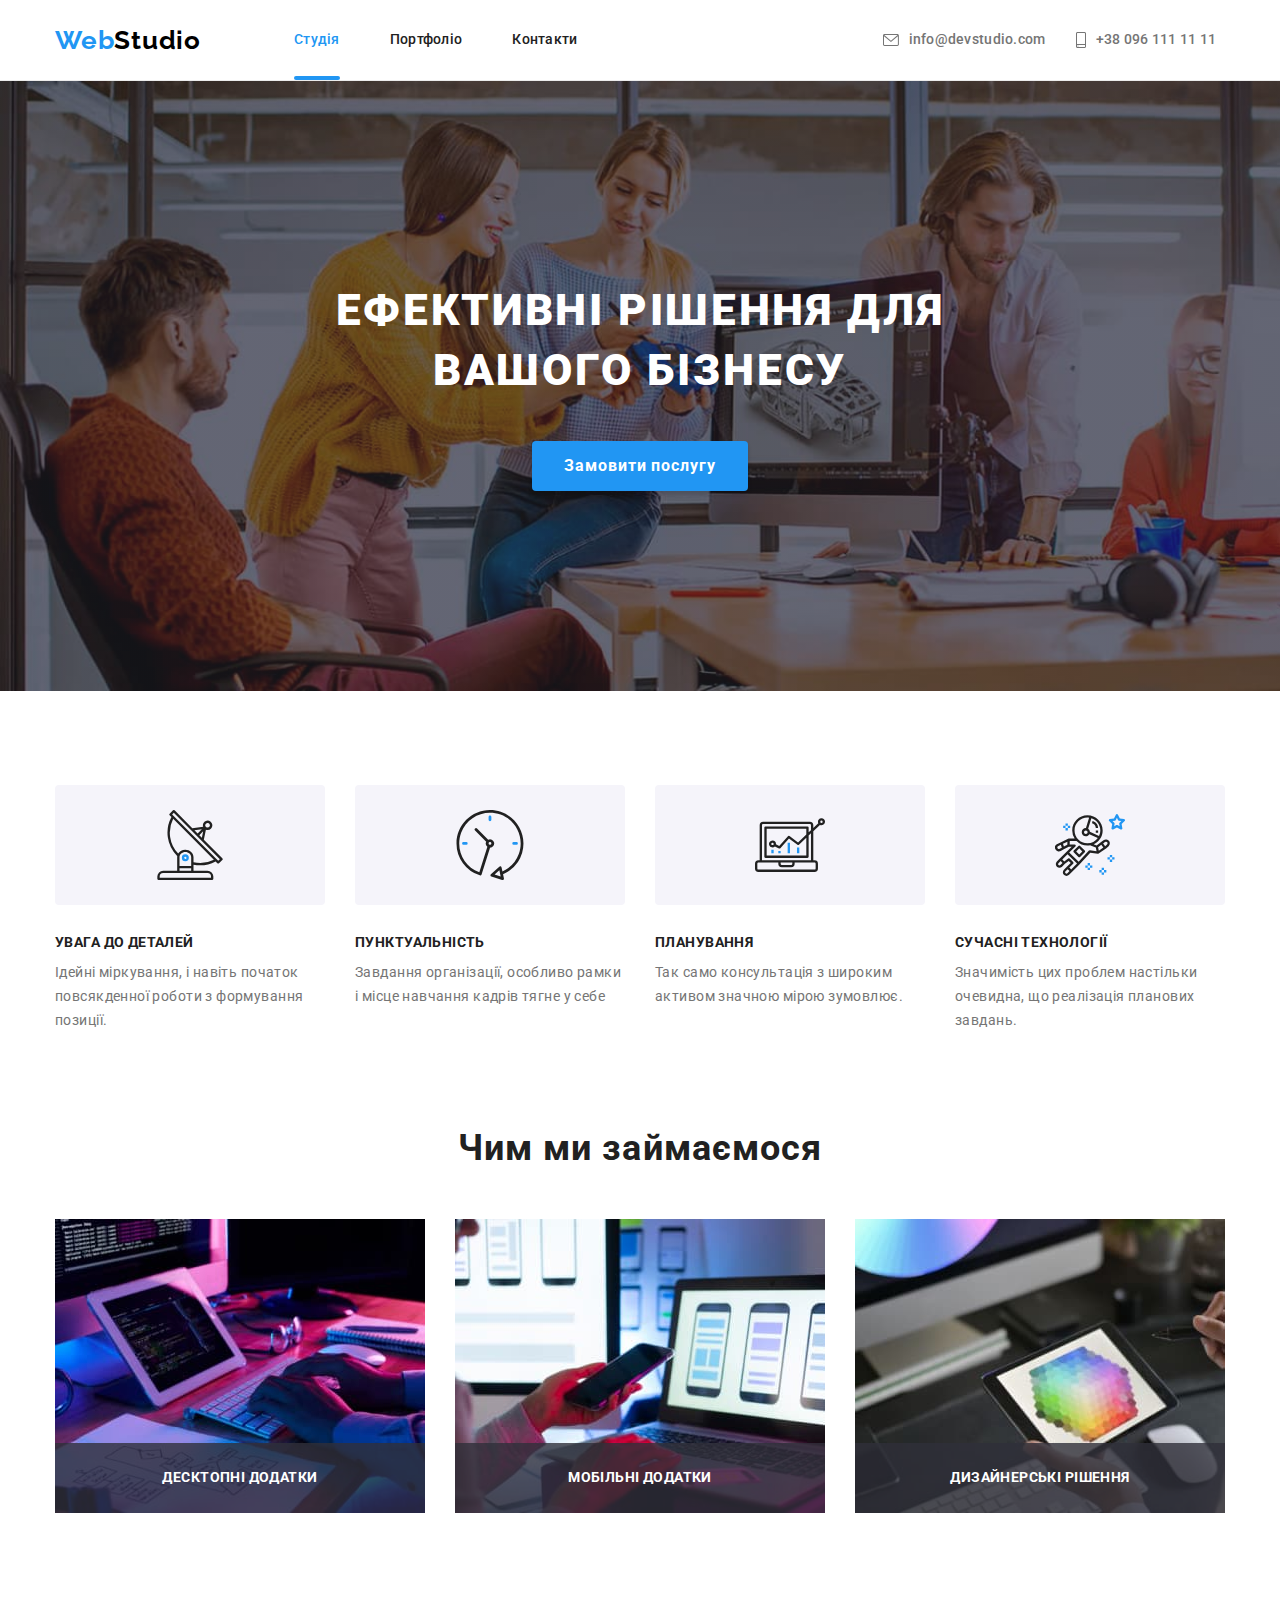
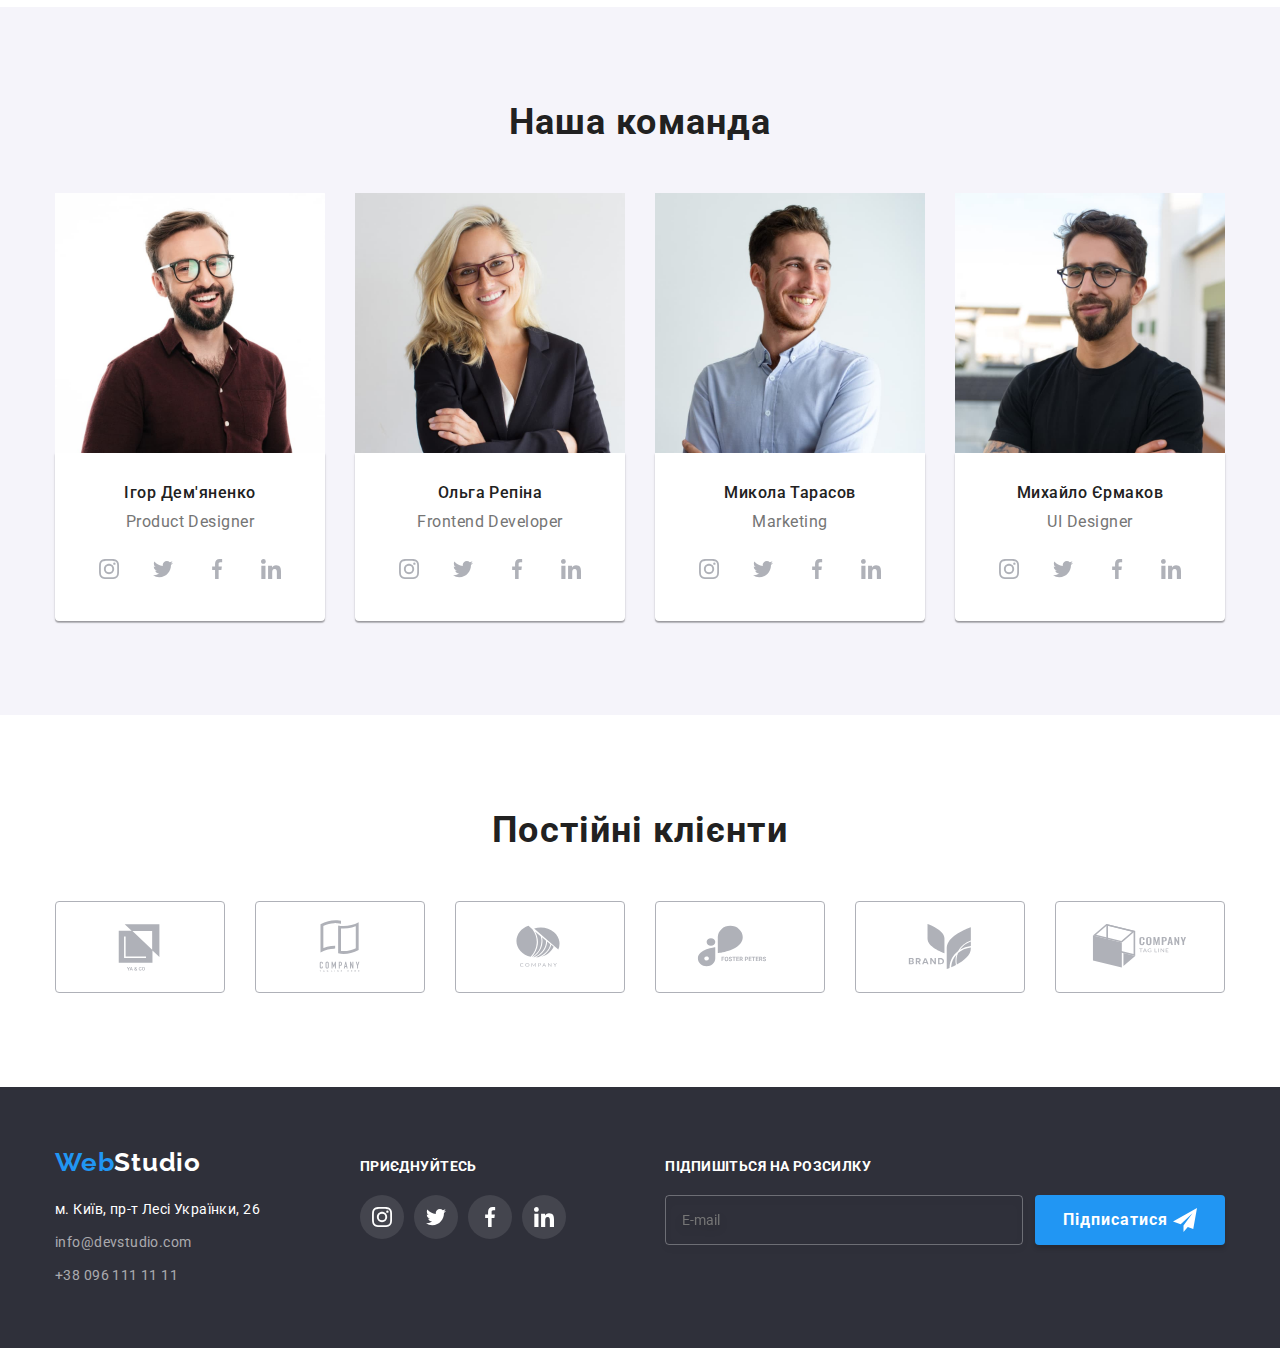
<file: index.html>
<!DOCTYPE html>
<html lang="uk">
    <head>
        <meta charset="UTF-8" />
        <meta http-equiv="X-UA-Compatible" content="IE=edge" />
        <meta name="viewport" content="width=device-width, initial-scale=1.0" />
        <title>Студія</title>
        <link rel="preconnect" href="https://fonts.googleapis.com" />
        <link rel="preconnect" href="https://fonts.gstatic.com" crossorigin />
        <link
            href="https://fonts.googleapis.com/css2?family=Raleway:wght@700&family=Roboto:wght@400;500;700;900&display=swap"
            rel="stylesheet"
        />
        <link
            rel="stylesheet"
            href="https://cdn.jsdelivr.net/npm/modern-normalize@1.1.0/modern-normalize.min.css"
        />
        <link rel="stylesheet" href="./css/styles.css" />
    </head>
    <body>
        <header class="header">
            <div class="container header-container">
                <a class="logo link" href="" lang="en"
                    >Web<span class="logo-accent">Studio</span></a
                >
                <nav class="navigation">
                    <ul class="menu list">
                        <li class="menu-item">
                            <a class="menu-link current link" href="./index.html">Студія</a>
                        </li>
                        <li class="menu-item">
                            <a class="menu-link link" href="./portfolio.html">Портфоліо</a>
                        </li>
                        <li class="menu-item">
                            <a class="menu-link link" href="#">Контакти</a>
                        </li>
                    </ul>
                </nav>
                <ul class="header-contact-list list">
                    <li class="header-contact-item">
                        <a class="header-contact link" href="mailto:info@devstudio.com">
                            <svg class="header-contact-icon" width="16" height="12">
                                <use href="./images/icons.svg#icon-envelope"></use>
                            </svg>
                            info@devstudio.com</a
                        >
                    </li>
                    <li class="header-contact-item">
                        <a class="header-contact link" href="tel:+380961111111"
                            ><svg class="header-contact-icon" width="10" height="16">
                                <use href="./images/icons.svg#icon-smartphone"></use>
                            </svg>
                            +38 096 111 11 11</a
                        >
                    </li>
                </ul>
            </div>
        </header>
        <main class="main">
            <section class="hero">
                <div class="container hero-container">
                    <h1 class="title">Ефективні рішення для вашого бізнесу</h1>
                    <button class="modal-btn" type="button" data-modal-open>
                        Замовити послугу
                    </button>
                </div>
            </section>

            <section class="pref">
                <div class="container">
                    <h2 class="visually-hidden">Переваги</h2>
                    <ul class="pref-list list">
                        <li class="pref-item">
                            <div class="pref-cont">
                                <svg class="pref-icon" width="70" height="70">
                                    <use href="./images/icons.svg#icon-antenna"></use>
                                </svg>
                            </div>
                            <h3 class="pref-subtitle">УВАГА ДО ДЕТАЛЕЙ</h3>
                            <p class="pref-text">
                                Ідейні міркування, і навіть початок повсякденної роботи з формування
                                позиції.
                            </p>
                        </li>
                        <li class="pref-item">
                            <div class="pref-cont">
                                <svg class="pref-icon" width="70" height="70">
                                    <use href="./images/icons.svg#icon-clock"></use>
                                </svg>
                            </div>
                            <h3 class="pref-subtitle">ПУНКТУАЛЬНІСТЬ</h3>
                            <p class="pref-text">
                                Завдання організації, особливо рамки і місце навчання кадрів тягне у
                                себе
                            </p>
                        </li>
                        <li class="pref-item">
                            <div class="pref-cont">
                                <svg class="pref-icon" width="70" height="70">
                                    <use href="./images/icons.svg#icon-diagram"></use>
                                </svg>
                            </div>
                            <h3 class="pref-subtitle">Планування</h3>
                            <p class="pref-text">
                                Так само консультація з широким активом значною мірою зумовлює.
                            </p>
                        </li>
                        <li class="pref-item">
                            <div class="pref-cont">
                                <svg class="pref-icon" width="70" height="70">
                                    <use href="./images/icons.svg#icon-astronaut"></use>
                                </svg>
                            </div>
                            <h3 class="pref-subtitle">СУЧАСНІ ТЕХНОЛОГІЇ</h3>
                            <p class="pref-text">
                                Значимість цих проблем настільки очевидна, що реалізація планових
                                завдань.
                            </p>
                        </li>
                    </ul>
                </div>
            </section>
            <section class="prof">
                <div class="container">
                    <h2 class="caption">Чим ми займаємося</h2>
                    <ul class="prof-list list">
                        <li class="prof-item">
                            <img
                                class="prof-img"
                                src="./images/img1.jpg"
                                alt="розробка сайту"
                                width="370"
                                height="294"
                            />
                            <p class="label">Десктопні додатки</p>
                        </li>
                        <li class="prof-item">
                            <img
                                class="prof-img"
                                src="./images/img2.jpg"
                                alt="робота над мобільною версією"
                                width="370"
                                height="294"
                            />
                            <p class="label">Мобільні додатки</p>
                        </li>
                        <li class="prof-item">
                            <img
                                class="prof-img"
                                src="./images/img3.jpg"
                                alt="робота зі стилями"
                                width="370"
                                height="294"
                            />
                            <p class="label">Дизайнерські рішення</p>
                        </li>
                    </ul>
                </div>
            </section>
            <section class="employees">
                <div class="container">
                    <h2 class="caption">Наша команда</h2>
                    <ul class="employees-list list">
                        <li class="employee-item">
                            <img
                                class="employee-img"
                                src="./images/employees/igor-demianenko.jpg"
                                alt="Ігор Дем'яненко"
                                width="270"
                            />
                            <div class="card-content-employee">
                                <h3 class="employee-subtitle">Ігор Дем'яненко</h3>
                                <p class="job-title" lang="en">Product Designer</p>
                                <ul class="social-list list">
                                    <li class="social-list-item">
                                        <a href="" class="social-list-link">
                                            <svg class="socail-list-icon" width="20" height="20">
                                                <use href="./images/icons.svg#icon-instagram"></use>
                                            </svg>
                                        </a>
                                    </li>
                                    <li class="social-list-item">
                                        <a href="" class="social-list-link">
                                            <svg class="socail-list-icon" width="20" height="20">
                                                <use href="./images/icons.svg#icon-twitter"></use>
                                            </svg>
                                        </a>
                                    </li>
                                    <li class="social-list-item">
                                        <a href="" class="social-list-link">
                                            <svg class="socail-list-icon" width="20" height="20">
                                                <use href="./images/icons.svg#icon-facebook"></use>
                                            </svg>
                                        </a>
                                    </li>
                                    <li class="social-list-item">
                                        <a href="" class="social-list-link">
                                            <svg class="socail-list-icon" width="20" height="20">
                                                <use href="./images/icons.svg#icon-linkedin"></use>
                                            </svg>
                                        </a>
                                    </li>
                                </ul>
                            </div>
                        </li>
                        <li class="employee-item">
                            <img
                                class="employee-img"
                                src="./images/employees/olga-repina.jpg"
                                alt="Ольга Репіна"
                                width="270"
                            />
                            <div class="card-content-employee">
                                <h3 class="employee-subtitle">Ольга Репіна</h3>
                                <p class="job-title" lang="en">Frontend Developer</p>
                                <ul class="social-list list">
                                    <li class="social-list-item">
                                        <a href="" class="social-list-link">
                                            <svg class="socail-list-icon" width="20" height="20">
                                                <use href="./images/icons.svg#icon-instagram"></use>
                                            </svg>
                                        </a>
                                    </li>
                                    <li class="social-list-item">
                                        <a href="" class="social-list-link">
                                            <svg class="socail-list-icon" width="20" height="20">
                                                <use href="./images/icons.svg#icon-twitter"></use>
                                            </svg>
                                        </a>
                                    </li>
                                    <li class="social-list-item">
                                        <a href="" class="social-list-link">
                                            <svg class="socail-list-icon" width="20" height="20">
                                                <use href="./images/icons.svg#icon-facebook"></use>
                                            </svg>
                                        </a>
                                    </li>
                                    <li class="social-list-item">
                                        <a href="" class="social-list-link">
                                            <svg class="socail-list-icon" width="20" height="20">
                                                <use href="./images/icons.svg#icon-linkedin"></use>
                                            </svg>
                                        </a>
                                    </li>
                                </ul>
                            </div>
                        </li>
                        <li class="employee-item">
                            <img
                                class="employee-img"
                                src="./images/employees/nikoay-tarasov.jpg"
                                alt="Микола Тарасов"
                                width="270"
                            />
                            <div class="card-content-employee">
                                <h3 class="employee-subtitle">Микола Тарасов</h3>
                                <p class="job-title" lang="en">Marketing</p>
                                <ul class="social-list list">
                                    <li class="social-list-item">
                                        <a href="" class="social-list-link">
                                            <svg class="socail-list-icon" width="20" height="20">
                                                <use href="./images/icons.svg#icon-instagram"></use>
                                            </svg>
                                        </a>
                                    </li>
                                    <li class="social-list-item">
                                        <a href="" class="social-list-link">
                                            <svg class="socail-list-icon" width="20" height="20">
                                                <use href="./images/icons.svg#icon-twitter"></use>
                                            </svg>
                                        </a>
                                    </li>
                                    <li class="social-list-item">
                                        <a href="" class="social-list-link">
                                            <svg class="socail-list-icon" width="20" height="20">
                                                <use href="./images/icons.svg#icon-facebook"></use>
                                            </svg>
                                        </a>
                                    </li>
                                    <li class="social-list-item">
                                        <a href="" class="social-list-link">
                                            <svg class="socail-list-icon" width="20" height="20">
                                                <use href="./images/icons.svg#icon-linkedin"></use>
                                            </svg>
                                        </a>
                                    </li>
                                </ul>
                            </div>
                        </li>
                        <li class="employee-item">
                            <img
                                class="employee-img"
                                src="./images/employees/mihail-ermakov.jpg"
                                alt="Михайло Єрмаков"
                                width="270"
                            />
                            <div class="card-content-employee">
                                <h3 class="employee-subtitle">Михайло Єрмаков</h3>
                                <p class="job-title" lang="en">UI Designer</p>
                                <ul class="social-list list">
                                    <li class="social-list-item">
                                        <a href="" class="social-list-link">
                                            <svg class="socail-list-icon" width="20" height="20">
                                                <use href="./images/icons.svg#icon-instagram"></use>
                                            </svg>
                                        </a>
                                    </li>
                                    <li class="social-list-item">
                                        <a href="" class="social-list-link">
                                            <svg class="socail-list-icon" width="20" height="20">
                                                <use href="./images/icons.svg#icon-twitter"></use>
                                            </svg>
                                        </a>
                                    </li>
                                    <li class="social-list-item">
                                        <a href="" class="social-list-link">
                                            <svg class="socail-list-icon" width="20" height="20">
                                                <use href="./images/icons.svg#icon-facebook"></use>
                                            </svg>
                                        </a>
                                    </li>
                                    <li class="social-list-item">
                                        <a href="" class="social-list-link">
                                            <svg class="socail-list-icon" width="20" height="20">
                                                <use href="./images/icons.svg#icon-linkedin"></use>
                                            </svg>
                                        </a>
                                    </li>
                                </ul>
                            </div>
                        </li>
                    </ul>
                </div>
            </section>
            <section class="clients">
                <div class="container">
                    <h2 class="caption">Постійні клієнти</h2>
                    <ul class="clients-list list">
                        <li class="client-item">
                            <a href="" class="client-link"
                                ><svg class="client-list-icon" width="106" height="60">
                                    <use href="./images/icons.svg#icon-client1"></use>
                                </svg>
                            </a>
                        </li>
                        <li class="client-item">
                            <a href="" class="client-link"
                                ><svg class="client-list-icon" width="106" height="60">
                                    <use href="./images/icons.svg#icon-client2"></use>
                                </svg>
                            </a>
                        </li>
                        <li class="client-item">
                            <a href="" class="client-link"
                                ><svg class="client-list-icon" width="106" height="60">
                                    <use href="./images/icons.svg#icon-client3"></use>
                                </svg>
                            </a>
                        </li>
                        <li class="client-item">
                            <a href="" class="client-link"
                                ><svg class="client-list-icon" width="106" height="60">
                                    <use href="./images/icons.svg#icon-client4"></use>
                                </svg>
                            </a>
                        </li>
                        <li class="client-item">
                            <a href="" class="client-link"
                                ><svg class="client-list-icon" width="106" height="60">
                                    <use href="./images/icons.svg#icon-client5"></use>
                                </svg>
                            </a>
                        </li>
                        <li class="client-item">
                            <a href="" class="client-link"
                                ><svg class="client-list-icon" width="106" height="60">
                                    <use href="./images/icons.svg#icon-client6"></use>
                                </svg>
                            </a>
                        </li>
                    </ul>
                </div>
            </section>
        </main>
        <footer class="footer">
            <div class="container">
                <ul class="footer-list list">
                    <li class="footer-item">
                        <a class="logo link" href="" lang="en"
                            >Web<span class="logo-accent-footer">Studio</span></a
                        >
                        <address class="address">
                            <ul class="address-list list">
                                <li class="address-item">
                                    <a
                                        class="address-link link"
                                        href="https://goo.gl/maps/qgco4k4MFh5VarPj7"
                                        target="_blank"
                                        rel="noopener noreferrer"
                                        >м. Київ, пр-т Лесі Українки, 26</a
                                    >
                                </li>
                                <li class="address-item">
                                    <a
                                        class="address-link footer-contact link"
                                        href="mailto:info@devstudio.com"
                                        >info@devstudio.com</a
                                    >
                                </li>
                                <li class="address-item">
                                    <a
                                        class="address-link footer-contact link"
                                        href="tel:+380961111111"
                                        >+38 096 111 11 11</a
                                    >
                                </li>
                            </ul>
                        </address>
                    </li>
                    <li class="footer-item">
                        <h3 class="footer-subtitle">приєднуйтесь</h3>
                        <ul class="social-list list">
                            <li class="social-list-item">
                                <a href="" class="social-list-link social-list-link-footer">
                                    <svg
                                        class="socail-list-footer-icon socail-list-icon"
                                        width="20"
                                        height="20"
                                    >
                                        <use href="./images/icons.svg#icon-instagram"></use>
                                    </svg>
                                </a>
                            </li>
                            <li class="social-list-item">
                                <a href="" class="social-list-link social-list-link-footer">
                                    <svg
                                        class="socail-list-footer-icon socail-list-icon"
                                        width="20"
                                        height="20"
                                    >
                                        <use href="./images/icons.svg#icon-twitter"></use>
                                    </svg>
                                </a>
                            </li>
                            <li class="social-list-item">
                                <a href="" class="social-list-link social-list-link-footer">
                                    <svg
                                        class="socail-list-footer-icon socail-list-icon"
                                        width="20"
                                        height="20"
                                    >
                                        <use href="./images/icons.svg#icon-facebook"></use>
                                    </svg>
                                </a>
                            </li>
                            <li class="social-list-item">
                                <a href="" class="social-list-link social-list-link-footer">
                                    <svg
                                        class="socail-list-footer-icon socail-list-icon"
                                        width="20"
                                        height="20"
                                    >
                                        <use href="./images/icons.svg#icon-linkedin"></use>
                                    </svg>
                                </a>
                            </li>
                        </ul>
                    </li>
                    <li class="footer-item">
                        <h3 class="footer-subtitle">Підпишіться на розсилку</h3>
                        <form class="footer-email-form" autocomplete="on">
                            <label class="footer-form-label"
                                ><input
                                    type="email"
                                    name="user_email"
                                    class="footer-form-input"
                                    placeholder="E-mail"
                                    required /></label
                            ><button type="submit" class="footer-email-btn">
                                Підписатися&nbsp;
                                <svg class="footer-btn-send-icon" width="24" height="24">
                                    <use href="./images/icons.svg#icon-icon-send"></use>
                                </svg>
                            </button>
                        </form>
                    </li>
                </ul>
            </div>
        </footer>
        <div class="backdrop is-hidden" data-modal>
            <div class="modal">
                <button type="button" class="modal-close-btn" data-modal-close>
                    <svg class="modal-close-btn-icon" width="18" height="18">
                        <use href="./images/icons.svg#close-modal"></use>
                    </svg>
                </button>
                <form class="modal-form">
                    <p class="modal-caption">Залиште свої дані, ми вам передзвонимо</p>
                    <label class="modal-form-label" for="user_name">Ім'я</label>
                    <div class="modal-form-input-wrapper">
                        <input
                            type="text"
                            name="user_name"
                            class="modal-form-input"
                            id="user_name"
                            required
                        />
                        <svg class="modal-form-icon" width="18" height="18">
                            <use href="./images/icons.svg#icon-person-modal"></use>
                        </svg>
                    </div>
                    <label class="modal-form-label" for="user_phone_number">Телефон</label>
                    <div class="modal-form-input-wrapper">
                        <input
                            type="tel"
                            name="user_phone_number"
                            class="modal-form-input"
                            id="user_phone_number"
                            required
                        />
                        <svg class="modal-form-icon" width="18" height="18">
                            <use href="./images/icons.svg#icon-phone-modal"></use>
                        </svg>
                    </div>
                    <label class="modal-form-label" for="user_email">Пошта</label>
                    <div class="modal-form-input-wrapper">
                        <input
                            type="email"
                            name="user_email"
                            class="modal-form-input"
                            id="user_email"
                            required
                        />
                        <svg class="modal-form-icon" width="18" height="18">
                            <use href="./images/icons.svg#icon-email-modal"></use>
                        </svg>
                    </div>
                    <label for="user_message" class="modal-form-label"> Коментар</label>
                    <textarea
                        id="user_message"
                        name="user_message"
                        class="modal-form-message"
                        placeholder="Введіть текст"
                    ></textarea>
                    <input
                        id="user-policy"
                        type="checkbox"
                        name="user_policy"
                        class="modal-form-check visually-hidden"
                    />
                    <label for="user-policy" class="modal-form-check-desc">
                        Погоджуюся з розсилкою та приймаю&nbsp;<a class="user-policy-link" href=""
                            >Умови договору</a
                        >
                    </label>

                    <button type="submit" class="modal-form-button">Відправити</button>
                </form>
            </div>
        </div>
        <script src="./js/modal.js"></script>
    </body>
</html>
</file>
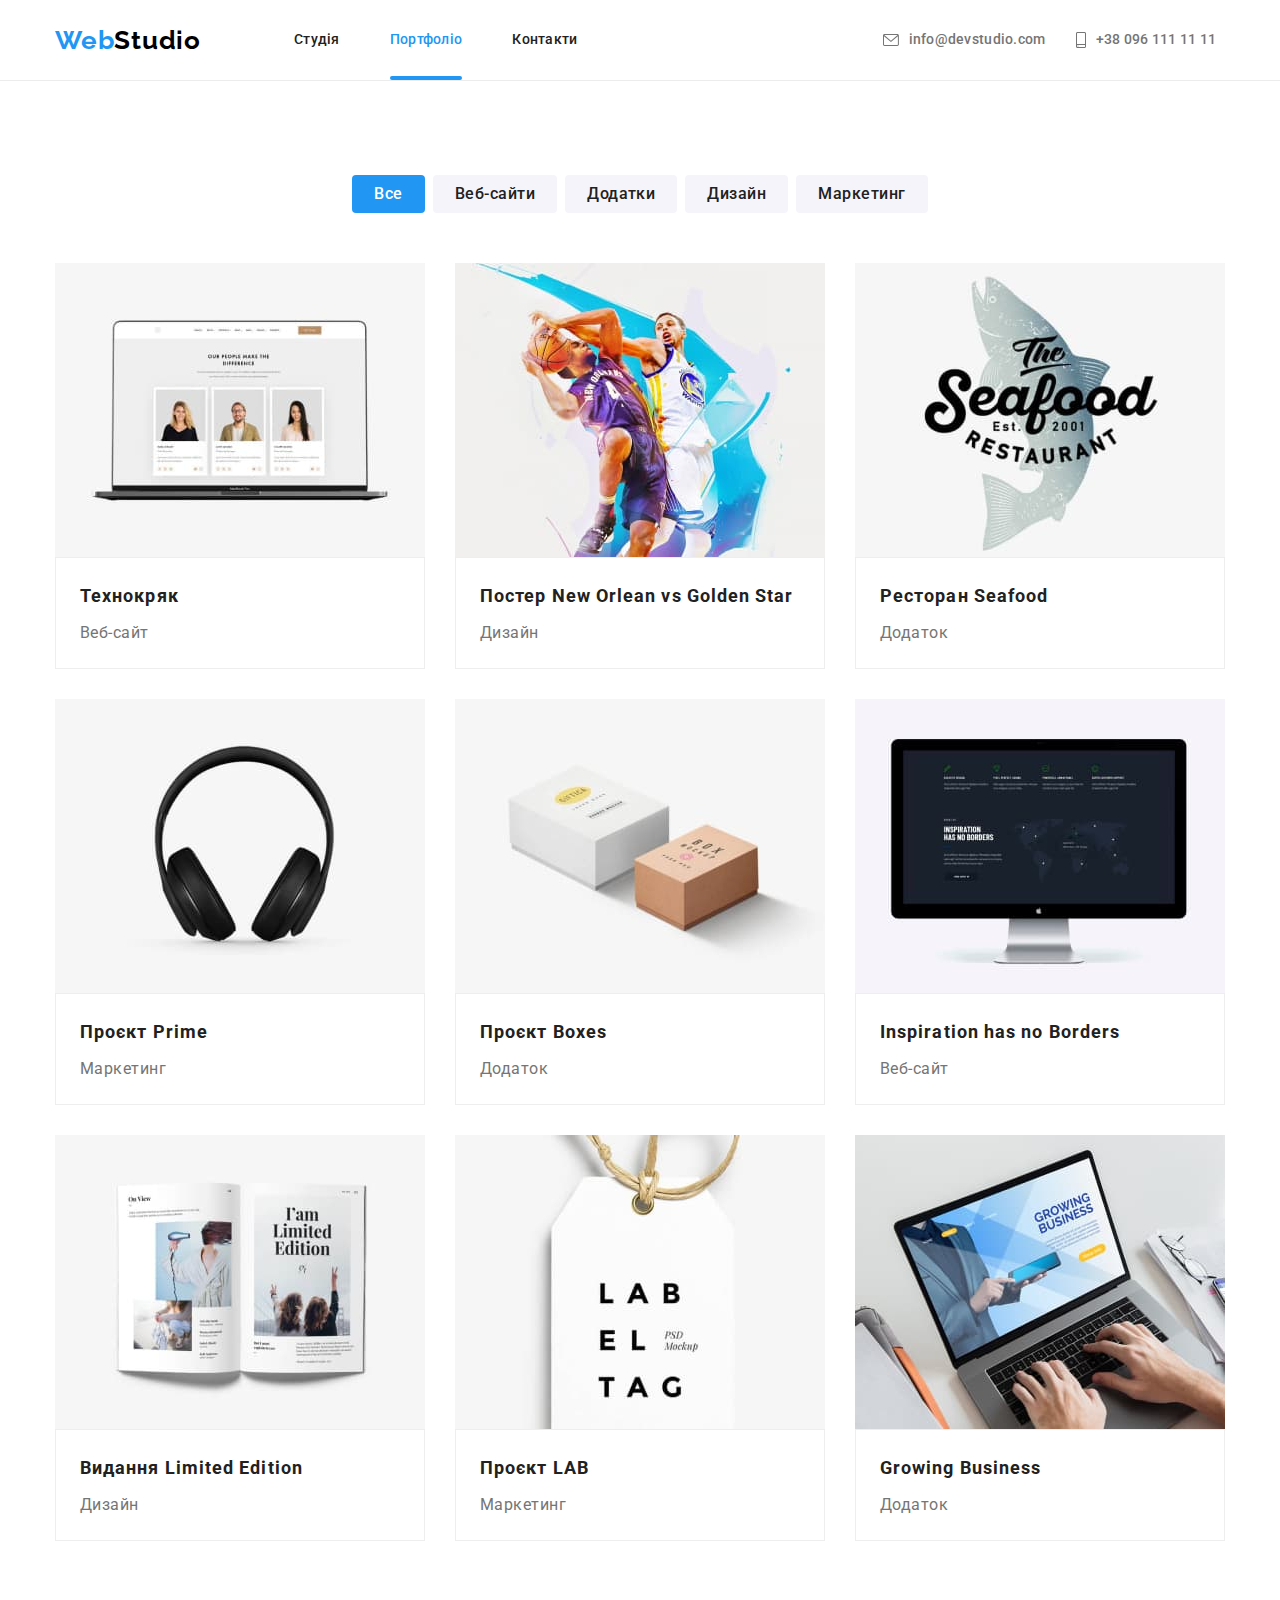
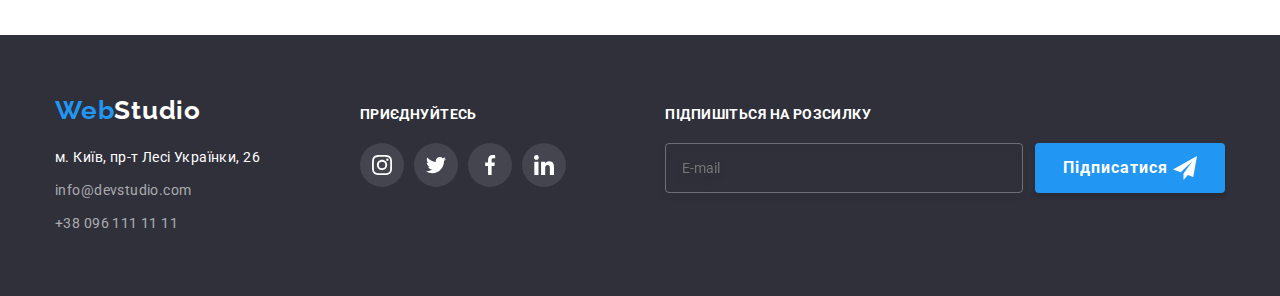
<file: portfolio.html>
<!DOCTYPE html>
<html lang="uk">
    <head>
        <meta charset="UTF-8" />
        <meta http-equiv="X-UA-Compatible" content="IE=edge" />
        <meta name="viewport" content="width=device-width, initial-scale=1.0" />
        <title>Портфоліо</title>
        <link rel="preconnect" href="https://fonts.googleapis.com" />
        <link rel="preconnect" href="https://fonts.gstatic.com" crossorigin />
        <link
            href="https://fonts.googleapis.com/css2?family=Raleway:wght@700&family=Roboto:wght@400;500;700;900&display=swap"
            rel="stylesheet"
        />
        <link
            rel="stylesheet"
            href="https://cdn.jsdelivr.net/npm/modern-normalize@1.1.0/modern-normalize.min.css"
        />
        <link rel="stylesheet" href="./css/styles.css" />
    </head>
    <body>
        <header class="header">
            <div class="container header-container">
                <a class="logo link" href="" lang="en"
                    >Web<span class="logo-accent">Studio</span></a
                >
                <nav class="navigation">
                    <ul class="menu list">
                        <li class="menu-item">
                            <a class="menu-link link" href="./index.html">Студія</a>
                        </li>
                        <li class="menu-item">
                            <a class="menu-link current link" href="./portfolio.html">Портфоліо</a>
                        </li>
                        <li class="menu-item">
                            <a class="menu-link link" href="#">Контакти</a>
                        </li>
                    </ul>
                </nav>
                <ul class="header-contact-list list">
                    <li class="header-contact-item">
                        <a class="header-contact link" href="mailto:info@devstudio.com">
                            <svg class="header-contact-icon" width="16" height="12">
                                <use href="./images/icons.svg#icon-envelope"></use>
                            </svg>
                            info@devstudio.com</a
                        >
                    </li>
                    <li class="header-contact-item">
                        <a class="header-contact link" href="tel:+380961111111"
                            ><svg class="header-contact-icon" width="10" height="16">
                                <use href="./images/icons.svg#icon-smartphone"></use>
                            </svg>
                            +38 096 111 11 11</a
                        >
                    </li>
                </ul>
            </div>
        </header>
        <main class="main">
            <section class="section">
                <div class="container">
                    <h1 class="filter-title visually-hidden">Портфоліо</h1>
                    <ul class="filters-list list">
                        <li class="filter-item">
                            <button class="filter-btn current-btn" type="button">Все</button>
                        </li>
                        <li class="filter-item">
                            <button class="filter-btn" type="button">Веб-сайти</button>
                        </li>
                        <li class="filter-item">
                            <button class="filter-btn" type="button">Додатки</button>
                        </li>
                        <li class="filter-item">
                            <button class="filter-btn" type="button">Дизайн</button>
                        </li>
                        <li class="filter-item">
                            <button class="filter-btn" type="button">Маркетинг</button>
                        </li>
                    </ul>
                    <ul class="projects-list list">
                        <li class="project-item">
                            <div class="overlay-wrapper">
                                <img
                                    class="project-img"
                                    src="./images/portfolio/img9.jpg"
                                    alt="Монітор з
                            фото колективу"
                                    width="370"
                                    height="294"
                                />
                                <p class="overlay">
                                    Ресурс пропонує комплексні пропозиції з різним рівнем
                                    функціоналу та сервісів. Все це дозволить відвідувачу отримати
                                    вичерпні відомості про компанію чи приватну особу.
                                </p>
                            </div>
                            <div class="card-content-project">
                                <h2 class="project-subtitle">Технокряк</h2>
                                <p class="filter-name">Веб-сайт</p>
                            </div>
                        </li>
                        <li class="project-item">
                            <div class="overlay-wrapper">
                                <img
                                    class="project-img"
                                    src="./images/portfolio/poster.jpg"
                                    alt="Постер з
                            баскетболістами"
                                    width="370"
                                    height="294"
                                />
                                <p class="overlay"></p>
                            </div>
                            <div class="card-content-project">
                                <h2 class="project-subtitle">
                                    Постер
                                    <span lang="en">New Orlean vs Golden Star</span>
                                </h2>
                                <p class="filter-name">Дизайн</p>
                            </div>
                        </li>
                        <li class="project-item">
                            <div class="overlay-wrapper">
                                <img
                                    class="project-img"
                                    src="./images/portfolio/restaurant.jpg"
                                    alt="Реклама рибного ресторану"
                                    width="370"
                                    height="294"
                                />
                                <p class="overlay"></p>
                            </div>
                            <div class="card-content-project">
                                <h2 class="project-subtitle">
                                    Ресторан <span lang="en">Seafood</span>
                                </h2>
                                <p class="filter-name">Додаток</p>
                            </div>
                        </li>
                        <li class="project-item">
                            <div class="overlay-wrapper">
                                <img
                                    class="project-img"
                                    src="./images/portfolio/headphone.jpg"
                                    alt="Навушники"
                                    width="370"
                                    height="294"
                                />
                                <p class="overlay"></p>
                            </div>
                            <div class="card-content-project">
                                <h2 class="project-subtitle">
                                    Проєкт <span lang="en">Prime</span>
                                </h2>
                                <p class="filter-name">Маркетинг</p>
                            </div>
                        </li>
                        <li class="project-item">
                            <div class="overlay-wrapper">
                                <img
                                    class="project-img"
                                    src="./images/portfolio/boxes.jpg"
                                    alt="Дві коробки"
                                    width="370"
                                    height="294"
                                />
                                <p class="overlay"></p>
                            </div>
                            <div class="card-content-project">
                                <h2 class="project-subtitle">
                                    Проєкт <span lang="en">Boxes</span>
                                </h2>
                                <p class="filter-name">Додаток</p>
                            </div>
                        </li>
                        <li class="project-item">
                            <div class="overlay-wrapper">
                                <img
                                    class="project-img"
                                    src="./images/portfolio/monitor.jpg"
                                    alt="Монітор"
                                    width="370"
                                    height="294"
                                />
                                <p class="overlay"></p>
                            </div>
                            <div class="card-content-project">
                                <h2 class="project-subtitle" lang="en">
                                    Inspiration has no Borders
                                </h2>
                                <p class="filter-name">Веб-сайт</p>
                            </div>
                        </li>
                        <li class="project-item">
                            <div class="overlay-wrapper">
                                <img
                                    class="project-img"
                                    src="./images/portfolio/book.jpg"
                                    alt="Відкрита книга"
                                    width="370"
                                    height="294"
                                />
                                <p class="overlay"></p>
                            </div>
                            <div class="card-content-project">
                                <h2 class="project-subtitle">
                                    Видання
                                    <span lang="en">Limited Edition</span>
                                </h2>
                                <p class="filter-name">Дизайн</p>
                            </div>
                        </li>
                        <li class="project-item">
                            <div class="overlay-wrapper">
                                <img
                                    class="project-img"
                                    src="./images/portfolio/lab.jpg"
                                    alt="Лейба з логотипом"
                                    width="370"
                                    height="294"
                                />
                                <p class="overlay"></p>
                            </div>
                            <div class="card-content-project">
                                <h2 class="project-subtitle">Проєкт <span lang="en">LAB</span></h2>
                                <p class="filter-name">Маркетинг</p>
                            </div>
                        </li>
                        <li class="project-item">
                            <div class="overlay-wrapper">
                                <img
                                    class="project-img"
                                    src="./images/portfolio/comp.jpg"
                                    alt="Робота за ноутбуком"
                                    width="370"
                                    height="294"
                                />
                                <p class="overlay"></p>
                            </div>

                            <div class="card-content-project">
                                <h2 class="project-subtitle" lang="en">Growing Business</h2>
                                <p class="filter-name">Додаток</p>
                            </div>
                        </li>
                    </ul>
                </div>
            </section>
        </main>
        <footer class="footer">
            <div class="container">
                <ul class="footer-list list">
                    <li class="footer-item">
                        <a class="logo link" href="" lang="en"
                            >Web<span class="logo-accent-footer">Studio</span></a
                        >
                        <address class="address">
                            <ul class="address-list list">
                                <li class="address-item">
                                    <a
                                        class="address-link link"
                                        href="https://goo.gl/maps/qgco4k4MFh5VarPj7"
                                        target="_blank"
                                        rel="noopener noreferrer"
                                        >м. Київ, пр-т Лесі Українки, 26</a
                                    >
                                </li>
                                <li class="address-item">
                                    <a
                                        class="address-link footer-contact link"
                                        href="mailto:info@devstudio.com"
                                        >info@devstudio.com</a
                                    >
                                </li>
                                <li class="address-item">
                                    <a
                                        class="address-link footer-contact link"
                                        href="tel:+380961111111"
                                        >+38 096 111 11 11</a
                                    >
                                </li>
                            </ul>
                        </address>
                    </li>
                    <li class="footer-item">
                        <h3 class="footer-subtitle">приєднуйтесь</h3>
                        <ul class="social-list list">
                            <li class="social-list-item">
                                <a href="" class="social-list-link social-list-link-footer">
                                    <svg
                                        class="socail-list-footer-icon socail-list-icon"
                                        width="20"
                                        height="20"
                                    >
                                        <use href="./images/icons.svg#icon-instagram"></use>
                                    </svg>
                                </a>
                            </li>
                            <li class="social-list-item">
                                <a href="" class="social-list-link social-list-link-footer">
                                    <svg
                                        class="socail-list-footer-icon socail-list-icon"
                                        width="20"
                                        height="20"
                                    >
                                        <use href="./images/icons.svg#icon-twitter"></use>
                                    </svg>
                                </a>
                            </li>
                            <li class="social-list-item">
                                <a href="" class="social-list-link social-list-link-footer">
                                    <svg
                                        class="socail-list-footer-icon socail-list-icon"
                                        width="20"
                                        height="20"
                                    >
                                        <use href="./images/icons.svg#icon-facebook"></use>
                                    </svg>
                                </a>
                            </li>
                            <li class="social-list-item">
                                <a href="" class="social-list-link social-list-link-footer">
                                    <svg
                                        class="socail-list-footer-icon socail-list-icon"
                                        width="20"
                                        height="20"
                                    >
                                        <use href="./images/icons.svg#icon-linkedin"></use>
                                    </svg>
                                </a>
                            </li>
                        </ul>
                    </li>
                    <li class="footer-item">
                        <h3 class="footer-subtitle">Підпишіться на розсилку</h3>
                        <form class="footer-email-form" autocomplete="on">
                            <label class="footer-form-label"
                                ><input
                                    type="email"
                                    name="user_email"
                                    class="footer-form-input"
                                    placeholder="E-mail" /></label
                            ><button type="submit" class="footer-email-btn">
                                Підписатися&nbsp;
                                <svg class="footer-btn-send-icon" width="24" height="24">
                                    <use href="./images/icons.svg#icon-icon-send"></use>
                                </svg>
                            </button>
                        </form>
                    </li>
                </ul>
            </div>
        </footer>
    </body>
</html>
</file>
<file: css/styles.css>
:root {
    --logo-font: 'Raleway', sans-serif;
    --main-font: 'Roboto', sans-serif;
    --brand-color: #2196f3;
    --main-color-font: #212121;
    --text-color: #757575;
    --main-background: #ffffff;
    --hero-background: #2f303a;
    --second-background: #f5f4fa;
    --main-icon-color: #afb1b8;
}
h1,
h2,
h3,
h4,
p {
    margin-top: 0;
    margin-bottom: 0;
}
ul,
ol {
    margin-top: 0;
    margin-bottom: 0;
    padding-left: 0;
}
button {
    cursor: pointer;
    border: none;
}

.link {
    text-decoration: none;
}
.list {
    list-style: none;
}
.visually-hidden {
    position: absolute;
    width: 1px;
    height: 1px;
    padding: 0;
    margin: -1px;
    overflow: hidden;
    clip: rect(0, 0, 0, 0);
    white-space: nowrap;
    border: 0;
}
img {
    display: block;
    max-width: 100%;
    height: auto;
}

/* --------------! BODY ------------- */
body {
    font-family: var(--main-font);
    font-size: 14px;
    color: var(--main-color-font);
    background: var(--main-background);
}

/* --------------! HEADER ------------- */
/* --------------! LOGO ------------- */
.logo {
    font-family: var(--logo-font);
    font-weight: 700;
    font-size: 26px;
    line-height: 1.19;
    /* identical to box height */

    letter-spacing: 0.03em;

    color: var(--brand-color);
}
.logo-accent {
    color: #000000;
}
.logo-accent-footer {
    color: var(--main-background);
}
.container {
    width: 1200px;
    margin-left: auto;
    margin-right: auto;
    padding-left: 15px;
    padding-right: 15px;
}
.header {
    border-bottom: 1px solid #ececec;
}
.header-container {
    align-items: center;
    display: flex;
}
/* --------------! NAVIGAION ------------- */

.menu {
    display: flex;
    margin-left: 93px;
}
.menu-item:not(:last-child) {
    margin-right: 50px;
}
.menu-link {
    font-weight: 500;
    line-height: 1.14;
    letter-spacing: 0.02em;
    color: var(--main-color-font);
    display: block;
    padding: 32px 0;
    transition-property: color;
    transition-duration: 250ms;
    transition-timing-function: cubic-bezier(0.4, 0, 0.2, 1);
}
.menu-link:hover,
.menu-link:focus {
    color: var(--brand-color);
}
.current {
    color: var(--brand-color);
    position: relative;
}

.current::after {
    position: absolute;
    bottom: 0;
    left: 0;
    content: ' ';
    width: 100%;
    height: 4px;
    background-color: var(--brand-color);
    border-radius: 2px;
}

/* --------------! HEADER CONTACT ------------- */
.header-contact-list {
    display: flex;
    justify-content: flex-end;
    margin-left: 305px;
}
.header-contact-item:not(:first-child) {
    margin-left: 30px;
}
.header-contact-item {
    display: flex;
    justify-content: center;
    align-items: center;
}
.header-contact {
    display: flex;
    justify-content: center;
    align-items: center;
    font-weight: 500;
    line-height: 1.14;
    letter-spacing: 0.02em;

    color: var(--text-color);
    padding: 32px 0;
    transition-property: color;
    transition-duration: 250ms;
    transition-timing-function: cubic-bezier(0.4, 0, 0.2, 1);
}
.header-contact:hover,
.header-contact:focus {
    color: var(--brand-color);
}
.header-contact-icon {
    margin-right: 10px;
    background-size: contain;
    fill: var(--text-color);
    transition-property: fill;
    transition-duration: 250ms;
    transition-timing-function: cubic-bezier(0.4, 0, 0.2, 1);
}
.header-contact:hover .header-contact-icon,
.header-contact:focus .header-contact-icon {
    fill: var(--brand-color);
}

/* ----------------------! INDEX MAIN -------------------- */

/* --------------! HERO ------------- */
.hero {
    padding: 200px 0;
    background-color: #c4c4c4;
    background-image: linear-gradient(rgba(47, 48, 58, 0.4), rgba(47, 48, 58, 0.4)),
        url(../images/bg.jpg);
    background-size: cover;
}
.title {
    font-weight: 900;
    font-size: 44px;
    line-height: 1.36;

    text-align: center;
    letter-spacing: 0.06em;
    text-transform: uppercase;
    color: var(--main-background);
}
.hero-container {
    display: flex;
    width: 696px;
    flex-wrap: wrap;
    justify-content: center;
}
.modal-btn {
    font-family: inherit;
    font-weight: 700;
    font-size: 16px;
    line-height: 1.88;
    letter-spacing: 0.06em;

    color: var(--main-background);
    background: var(--brand-color);
    box-shadow: 0px 4px 4px rgba(0, 0, 0, 0.15);
    border-radius: 4px;
    padding: 10px 32px;
    margin-top: 40px;
    transition-property: background-color;
    transition-duration: 250ms;
    transition-timing-function: cubic-bezier(0.4, 0, 0.2, 1);
}
.modal-btn:hover,
.modal-btn:focus {
    background-color: #188ce8;
}
/* --------------! SECTION INDEX ------------- */
.pref {
    padding-top: 94px;
}
.pref-subtitle {
    font-weight: 700;
    font-size: 14px;
    line-height: 1.14;
    letter-spacing: 0.03em;
    text-transform: uppercase;
    margin-bottom: 10px;
}
.pref-text {
    line-height: 1.71;
    /* or 171% */

    letter-spacing: 0.03em;

    color: var(--text-color);
}
.pref-list {
    display: flex;
    gap: 30px;
}
.pref-item {
    flex-basis: calc((100% - 60px) / 3);
}
.pref-cont {
    display: flex;
    justify-content: center;
    align-items: center;
    width: 100%;
    height: 120px;
    margin-bottom: 30px;
    background: var(--second-background);
    border-radius: 4px;
}
.prof {
    padding-top: 94px;
    padding-bottom: 94px;
}
.caption {
    font-weight: 700;
    font-size: 36px;
    line-height: 1.17;
    text-align: center;
    letter-spacing: 0.03em;
}
.prof-list {
    display: flex;
    margin-top: 50px;
}
.prof-item:not(:last-child) {
    margin-right: 30px;
}
.prof-item {
    position: relative;
    display: block;
}
.label {
    font-weight: 700;
    font-size: 14px;
    line-height: 1.14;
    text-align: center;
    letter-spacing: 0.03em;
    text-transform: uppercase;
    color: var(--main-background);
    background-color: rgba(47, 48, 58, 0.8);
    padding-top: 27px;
    padding-bottom: 27px;
    width: 100%;
    position: absolute;
    bottom: 0;
}

.employees {
    background-color: var(--second-background);
    padding-top: 94px;
    padding-bottom: 94px;
}
.employee-subtitle {
    font-weight: 500;
    font-size: 16px;
    line-height: 1.19;

    text-align: center;
    letter-spacing: 0.03em;
}
.job-title {
    font-size: 16px;
    line-height: 1.19;

    text-align: center;
    letter-spacing: 0.03em;

    color: var(--text-color);
    margin-top: 10px;
    margin-bottom: 16px;
}
.employees-list {
    display: flex;
    margin-top: 50px;
}
.employee-item:not(:last-child) {
    margin-right: 30px;
}
.card-content-employee {
    padding-top: 30px;
    padding-bottom: 30px;
    box-shadow: 0px 1px 3px rgba(0, 0, 0, 0.12), 0px 1px 1px rgba(0, 0, 0, 0.14),
        0px 2px 1px rgba(0, 0, 0, 0.2);
    border-radius: 0px 0px 4px 4px;
    background-color: var(--main-background);
}
.social-list {
    display: flex;
    justify-content: center;
    gap: 10px;
}

.social-list-link {
    display: flex;
    justify-content: center;
    align-items: center;
    width: 44px;
    height: 44px;
    border-radius: 50%;
    background-color: var(--main-background);
    transition-property: background-color;
    transition-duration: 250ms;
    transition-timing-function: cubic-bezier(0.4, 0, 0.2, 1);
}
.social-list-link-footer {
    background-color: rgba(255, 255, 255, 0.1);
}

.social-list-link:hover,
.social-list-link:focus {
    background-color: var(--brand-color);
}

.socail-list-icon {
    fill: var(--main-icon-color);
    transition-property: fill;
    transition-duration: 250ms;
    transition-timing-function: cubic-bezier(0.4, 0, 0.2, 1);
}
.socail-list-footer-icon {
    fill: var(--main-background);
    transition-property: fill;
    transition-duration: 250ms;
    transition-timing-function: cubic-bezier(0.4, 0, 0.2, 1);
}
.social-list-link:hover .socail-list-icon,
.social-list-link:focus .socail-list-icon {
    fill: var(--main-background);
}
.clients {
    padding-top: 94px;
    padding-bottom: 94px;
}
.clients-list {
    display: flex;
    padding-top: 50px;
    gap: 30px;
}
.client-link {
    display: flex;
    justify-content: center;
    align-items: center;
    width: 170px;
    height: 92px;
    border: 1px solid #afb1b8;
    border-radius: 4px;
    transition-property: border-color;
    transition-duration: 250ms;
    transition-timing-function: cubic-bezier(0.4, 0, 0.2, 1);
}
.client-list-icon {
    fill: var(--main-icon-color);
    transition-property: fill;
    transition-duration: 250ms;
    transition-timing-function: cubic-bezier(0.4, 0, 0.2, 1);
}
.client-link:hover .client-list-icon,
.client-link:focus .client-list-icon {
    fill: var(--brand-color);
}
.client-link:hover,
.client-link:focus {
    border-color: var(--brand-color);
}
/* --------------! FOOTER ------------- */
.footer {
    background-color: var(--hero-background);
    padding: 60px 0;
}
.address-list {
    font-style: normal;
    margin-top: 20px;
}
.address-item:not(:first-child) {
    margin-top: 9px;
}
.address-link {
    line-height: 1.71;
    letter-spacing: 0.03em;
    color: var(--main-background);
    transition-property: color;
    transition-duration: 250ms;
    transition-timing-function: cubic-bezier(0.4, 0, 0.2, 1);
}
.footer-contact {
    color: rgba(255, 255, 255, 0.6);
}
.address-link:hover,
.address-link:focus {
    color: var(--brand-color);
}
.footer-subtitle {
    font-weight: 700;
    font-size: 14px;
    line-height: 1.14;
    letter-spacing: 0.03em;
    text-transform: uppercase;

    color: var(--main-background);
    margin-bottom: 20px;
}
.footer-list {
    display: flex;
    align-items: baseline;
    justify-content: space-between;
}
.footer-form-input {
    width: 358px;
    height: 50px;
    padding-left: 16px;
    color: rgba(255, 255, 255, 0.6);
    border: 1px solid rgba(255, 255, 255, 0.3);
    filter: drop-shadow(0px 4px 4px rgba(0, 0, 0, 0.15));
    border-radius: 4px;
    background-color: transparent;
    cursor: pointer;
    transition-property: border-color, outline;
    transition-duration: 250ms;
    transition-timing-function: cubic-bezier(0.4, 0, 0.2, 1);
}
.footer-form-input:focus,
.footer-form-input:hover {
    outline: none;
    border-color: var(--brand-color);
}
.footer-email-btn {
    display: inline-flex;
    align-items: center;
    font-family: inherit;
    font-weight: 700;
    font-size: 16px;
    line-height: 1.88;
    letter-spacing: 0.06em;

    color: var(--main-background);
    background: var(--brand-color);
    box-shadow: 0px 4px 4px rgba(0, 0, 0, 0.15);
    border-radius: 4px;
    padding: 10px 28px;
    margin-left: 12px;
    transition-property: background-color;
    transition-duration: 250ms;
    transition-timing-function: cubic-bezier(0.4, 0, 0.2, 1);
}
.footer-btn-send-icon {
    fill: var(--main-background);
    align-self: center;
}
.footer-email-btn:hover,
.footer-email-btn:focus {
    background-color: #188ce8;
}

/* ----------------------! MODAL WINDOW -------------------- */
.backdrop {
    position: fixed;
    top: 0;
    left: 0;
    z-index: 100;
    width: 100%;
    height: 100%;
    background-color: rgba(0, 0, 0, 0.2);
    transition-property: opacity, visibility;
    transition-duration: 250ms;
    transition-timing-function: cubic-bezier(0.4, 0, 0.2, 1);
}

.backdrop.is-hidden {
    opacity: 0;
    visibility: hidden;
    pointer-events: none;
}

.modal {
    position: absolute;
    top: 50%;
    left: 50%;
    transform: translate(-50%, -50%);
    width: 528px;
    height: 581px;
    padding: 40px;
    background-color: var(--main-background);
    box-shadow: 0px 1px 3px rgba(0, 0, 0, 0.12), 0px 1px 1px rgba(0, 0, 0, 0.14),
        0px 2px 1px rgba(0, 0, 0, 0.2);
    border-radius: 4px;
}

.modal-close-btn {
    position: absolute;
    top: 8px;
    right: 8px;
    display: flex;
    justify-content: center;
    align-items: center;
    width: 30px;
    height: 30px;
    border-radius: 50%;
    background-color: transparent;
    border: 1px solid rgba(0, 0, 0, 0.1);
    padding: 0;
}
.modal-close-btn {
    transition-property: border-color, outline;
    transition-duration: 250ms;
    transition-timing-function: cubic-bezier(0.4, 0, 0.2, 1);
}

.modal-close-btn-icon:hover,
.modal-close-btn-icon:focus {
    fill: var(--brand-color);
}
.modal-caption {
    font-weight: 700;
    font-size: 20px;
    line-height: 1.15;
    text-align: center;
    letter-spacing: 0.03em;
    color: var(--main-color-font);
    margin-bottom: 12px;
}
.modal-form {
    display: flex;
    flex-direction: column;
}
.modal-form-label {
    font-weight: 400;
    font-size: 12px;
    line-height: 1.17;
    letter-spacing: 0.01em;
    color: var(--text-color);
    margin-bottom: 4px;
}
.modal-form-input-wrapper {
    position: relative;
}
.modal-form-input-wrapper:not(:last-child) {
    margin-bottom: 10px;
}
.modal-form-input {
    width: 100%;
    height: 40px;
    border: 1px solid rgba(33, 33, 33, 0.2);
    border-radius: 4px;
    cursor: pointer;
    transition-property: border-color, outline;
    transition-duration: 250ms;
    transition-timing-function: cubic-bezier(0.4, 0, 0.2, 1);
}
.modal-form-icon {
    position: absolute;
    left: 12px;
    top: 50%;
    transform: translateY(-50%);
    fill: var(--main-color-font);
    transition-property: fill;
    transition-duration: 250ms;
    transition-timing-function: cubic-bezier(0.4, 0, 0.2, 1);
}
.modal-form-input:focus {
    outline: none;
    border-color: var(--brand-color);
}
.modal-form-input:focus + .modal-form-icon {
    fill: var(--brand-color);
}

.modal-form-message {
    width: 100%;
    height: 120px;
    padding: 10px 16px;
    resize: none;
    border: 1px solid rgba(33, 33, 33, 0.2);
    border-radius: 4px;
    cursor: pointer;
    transition-property: border-color;
    transition-duration: 250ms;
    transition-timing-function: cubic-bezier(0.4, 0, 0.2, 1);
}
.modal-form-message:focus {
    outline: none;
    border-color: var(--brand-color);
}
.modal-form-check-desc::before {
    content: '';
    display: block;
    margin-right: 7px;
    border: 1px solid var(--main-color-font);
    width: 16px;
    height: 15px;
    cursor: pointer;
}
.modal-form-check:checked + .modal-form-check-desc::before {
    border-color: var(--brand-color);
    background-color: var(--brand-color);
    background-repeat: no-repeat;
    background-position: center;
    background-image: url(../images/vector.svg);
    fill: var(--main-background);
}
.modal-form-check-desc {
    display: flex;
    align-items: center;
    margin-top: 20px;
    margin-bottom: 30px;
    padding-left: 12px;
    font-weight: 400;
    font-size: 14px;
    line-height: 1.71;
    letter-spacing: 0.03em;
    color: var(--text-color);
    cursor: pointer;
}
.user-policy-link {
    color: var(--brand-color);
}
.modal-form-button {
    align-self: center;
    font-family: inherit;
    font-weight: 700;
    font-size: 16px;
    line-height: 1.88;
    letter-spacing: 0.06em;

    color: var(--main-background);
    background: var(--brand-color);
    box-shadow: 0px 4px 4px rgba(0, 0, 0, 0.15);
    border-radius: 4px;
    padding: 10px 55px;
    transition-property: background-color;
    transition-duration: 250ms;
    transition-timing-function: cubic-bezier(0.4, 0, 0.2, 1);
}
.modal-form-button:hover,
.modal-form-button:focus {
    background-color: #188ce8;
}

/* ----------------------! PORTFOLIO MAIN -------------------- */
/* --------------! SECTION POTFOLIO ------------- */
.section {
    padding: 94px 0;
}
.filters-list {
    display: flex;
    margin-bottom: 50px;
    justify-content: center;
}
.filter-item:not(:last-child) {
    margin-right: 8px;
}
.filter-btn {
    font-family: inherit;
    font-weight: 500;
    font-size: 16px;
    line-height: 1.63;

    text-align: center;
    letter-spacing: 0.03em;

    color: inherit;
    background-color: var(--second-background);
    border-radius: 4px;
    padding: 6px 22px;

    transition-property: color, background-color, box-shadow;
    transition-duration: 250ms;
    transition-timing-function: cubic-bezier(0.4, 0, 0.2, 1);
}
.filter-btn:hover,
.filter-btn:focus {
    color: var(--main-background);
    background-color: var(--brand-color);
    box-shadow: 0px 3px 1px rgba(0, 0, 0, 0.1), 0px 1px 2px rgba(0, 0, 0, 0.08),
        0px 2px 2px rgba(0, 0, 0, 0.12);
}
.current-btn {
    color: var(--main-background);
    background-color: var(--brand-color);
}
.projects-list {
    display: flex;
    flex-wrap: wrap;
    gap: 30px;
}
.project-subtitle {
    font-weight: 700;
    font-size: 18px;
    line-height: 2;
    letter-spacing: 0.06em;
}
.filter-name {
    font-size: 16px;
    line-height: 1.88;
    letter-spacing: 0.03em;

    color: var(--text-color);
    margin-top: 4px;
}
.card-content-project {
    padding-top: 20px;
    padding-bottom: 20px;
    padding-left: 24px;
    padding-right: 24px;
    border: 1px solid #eeeeee;
}
/* --------------! OVERLAY PORTFOLIO ------------- */
.overlay-wrapper {
    position: relative;
    display: block;
    overflow: hidden;
}
.overlay {
    position: absolute;
    top: 0;
    left: 0;
    width: 100%;
    height: 100%;
    font-weight: 400;
    font-size: 18px;
    line-height: 1.56;
    letter-spacing: 0.03em;
    color: var(--main-background);
    background-color: rgba(33, 150, 243, 0.9);
    padding: 63px 24px;
    transform: translate(0, 100%);
    transition: transform 250ms cubic-bezier(0.4, 0, 0.2, 1);
}
.project-item:hover .overlay {
    transform: translate(0, 0);
}

.project-item {
    transition-property: box-shadow;
    transition-duration: 250ms;
    transition-timing-function: cubic-bezier(0.4, 0, 0.2, 1);
}
.project-item:hover {
    box-shadow: 0px 1px 1px rgba(0, 0, 0, 0.12), 0px 4px 4px rgba(0, 0, 0, 0.06),
        1px 4px 6px rgba(0, 0, 0, 0.16);
}
</file>
